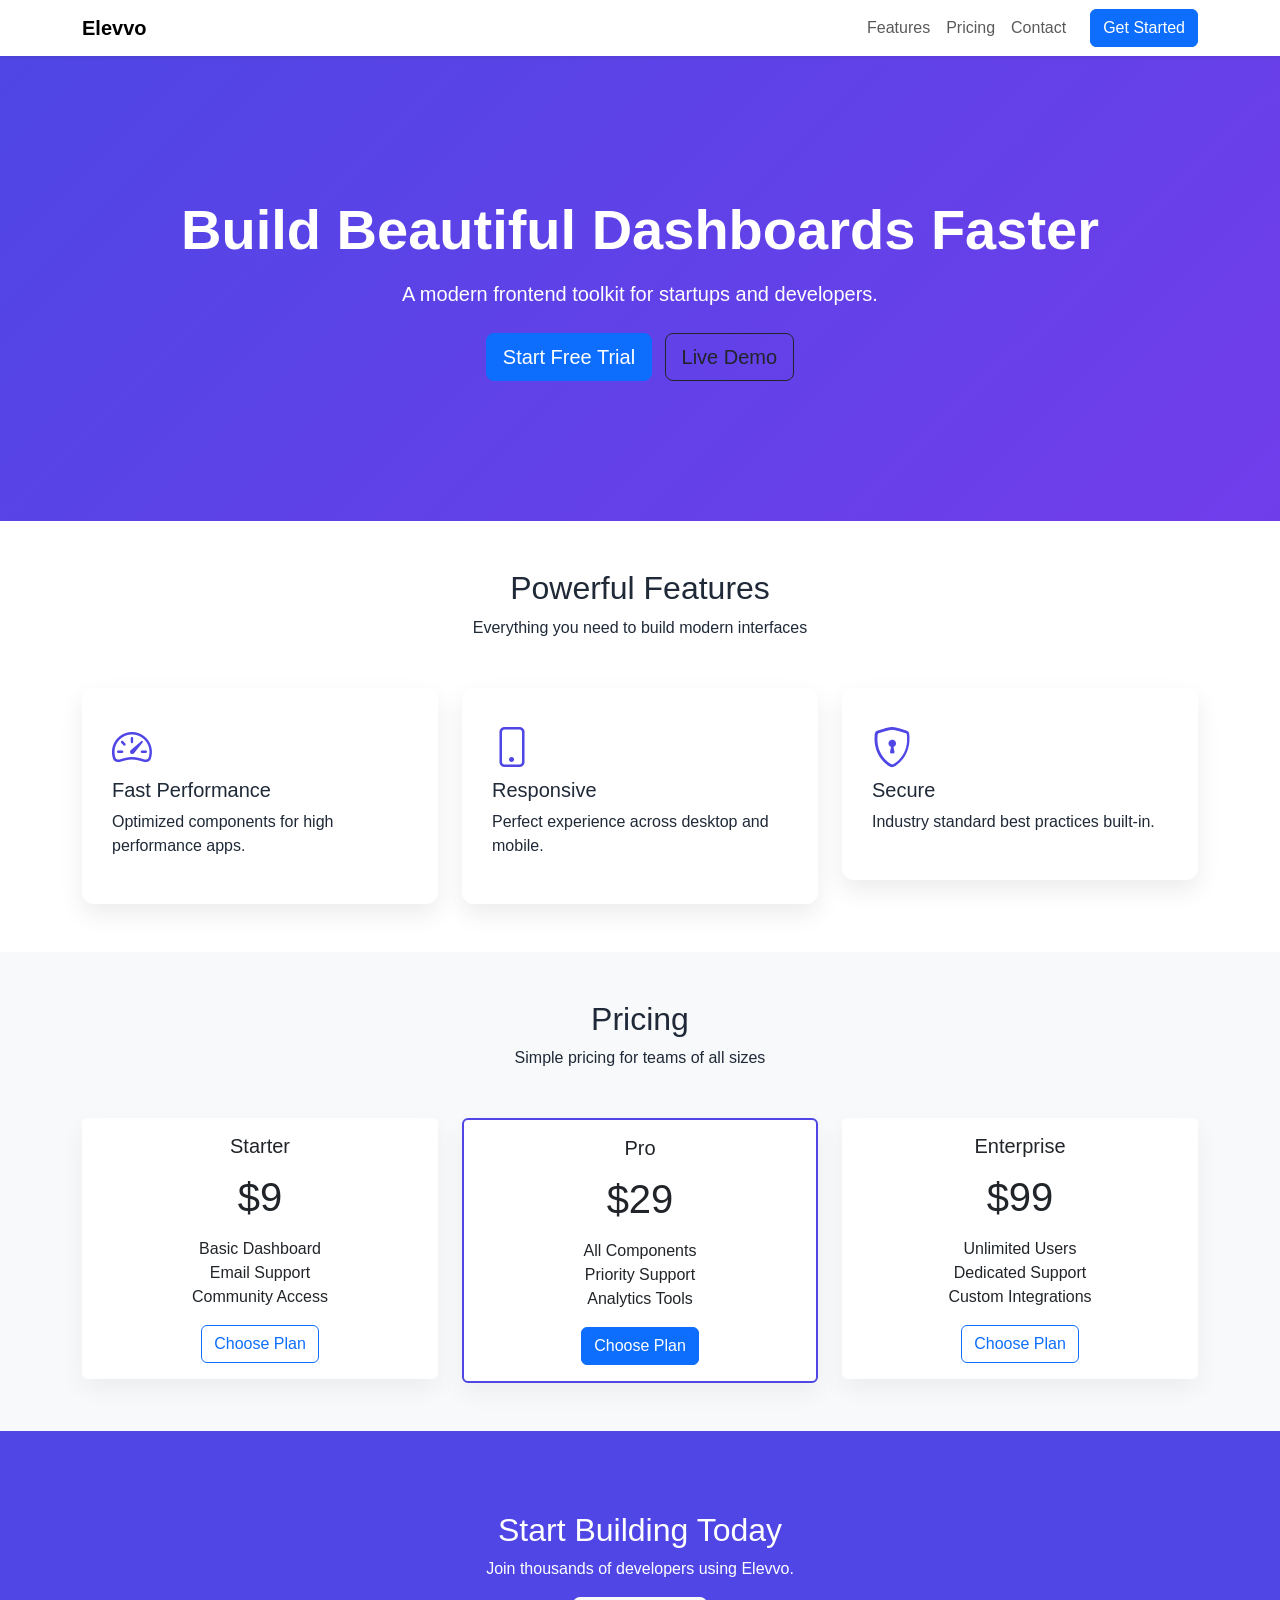
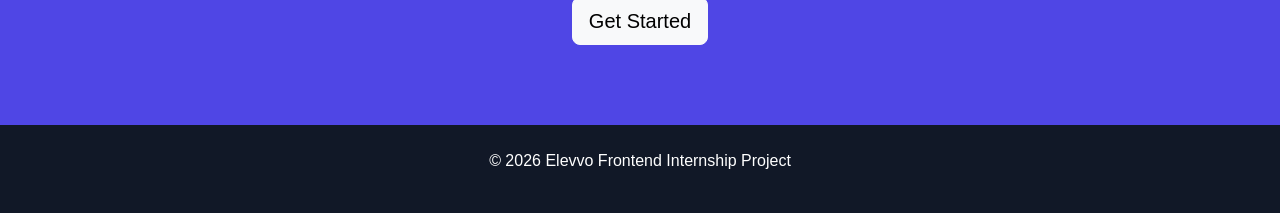
<file: 03-landing-page/index.html>
<!DOCTYPE html>
<html lang="en">
<head>
<meta charset="UTF-8">
<meta name="viewport" content="width=device-width, initial-scale=1.0">

<title>Elevvo Landing Page</title>

<link href="https://cdn.jsdelivr.net/npm/bootstrap@5.3.3/dist/css/bootstrap.min.css" rel="stylesheet">
<link href="https://cdn.jsdelivr.net/npm/bootstrap-icons/font/bootstrap-icons.css" rel="stylesheet">

<link rel="stylesheet" href="css/style.css">

</head>

<body>

<!-- Navbar -->

<nav class="navbar navbar-expand-lg bg-white shadow-sm">
<div class="container">

<a class="navbar-brand fw-bold" href="#">Elevvo</a>

<button class="navbar-toggler" data-bs-toggle="collapse" data-bs-target="#navMenu">
<span class="navbar-toggler-icon"></span>
</button>

<div class="collapse navbar-collapse" id="navMenu">

<ul class="navbar-nav ms-auto">
<li class="nav-item"><a class="nav-link" href="#">Features</a></li>
<li class="nav-item"><a class="nav-link" href="#">Pricing</a></li>
<li class="nav-item"><a class="nav-link" href="#">Contact</a></li>
</ul>

<a class="btn btn-primary ms-3">Get Started</a>

</div>

</div>
</nav>

<!-- Hero Section -->

<section class="hero text-center">

<div class="container">

<h1 class="display-4 fw-bold">
Build Beautiful Dashboards Faster
</h1>

<p class="lead mt-3">
A modern frontend toolkit for startups and developers.
</p>

<div class="mt-4">
<a class="btn btn-primary btn-lg me-2">Start Free Trial</a>
<a class="btn btn-outline-dark btn-lg">Live Demo</a>
</div>

</div>

</section>

<!-- Features -->

<section class="features py-5">

<div class="container">

<div class="text-center mb-5">
<h2>Powerful Features</h2>
<p>Everything you need to build modern interfaces</p>
</div>

<div class="row g-4">

<div class="col-md-4">
<div class="feature-card">
<i class="bi bi-speedometer2"></i>
<h5>Fast Performance</h5>
<p>Optimized components for high performance apps.</p>
</div>
</div>

<div class="col-md-4">
<div class="feature-card">
<i class="bi bi-phone"></i>
<h5>Responsive</h5>
<p>Perfect experience across desktop and mobile.</p>
</div>
</div>

<div class="col-md-4">
<div class="feature-card">
<i class="bi bi-shield-lock"></i>
<h5>Secure</h5>
<p>Industry standard best practices built-in.</p>
</div>
</div>

</div>

</div>

</section>

<!-- Pricing -->

<section class="pricing py-5 bg-light">

<div class="container">

<div class="text-center mb-5">
<h2>Pricing</h2>
<p>Simple pricing for teams of all sizes</p>
</div>

<div class="row g-4">

<div class="col-md-4">

<div class="card pricing-card text-center">

<div class="card-body">

<h5>Starter</h5>

<h2 class="price">$9</h2>

<ul class="list-unstyled my-3">
<li>Basic Dashboard</li>
<li>Email Support</li>
<li>Community Access</li>
</ul>

<button class="btn btn-outline-primary">Choose Plan</button>

</div>

</div>

</div>

<div class="col-md-4">

<div class="card pricing-card popular text-center">

<div class="card-body">

<h5>Pro</h5>

<h2 class="price">$29</h2>

<ul class="list-unstyled my-3">
<li>All Components</li>
<li>Priority Support</li>
<li>Analytics Tools</li>
</ul>

<button class="btn btn-primary">Choose Plan</button>

</div>

</div>

</div>

<div class="col-md-4">

<div class="card pricing-card text-center">

<div class="card-body">

<h5>Enterprise</h5>

<h2 class="price">$99</h2>

<ul class="list-unstyled my-3">
<li>Unlimited Users</li>
<li>Dedicated Support</li>
<li>Custom Integrations</li>
</ul>

<button class="btn btn-outline-primary">Choose Plan</button>

</div>

</div>

</div>

</div>

</div>

</section>

<!-- CTA -->

<section class="cta text-center">

<div class="container">

<h2>Start Building Today</h2>

<p>Join thousands of developers using Elevvo.</p>

<button class="btn btn-light btn-lg">Get Started</button>

</div>

</section>

<!-- Footer -->

<footer class="footer text-center py-4">

<p>© 2026 Elevvo Frontend Internship Project</p>

</footer>

<script src="js/script.js"></script>

</body>
</html>
</file>
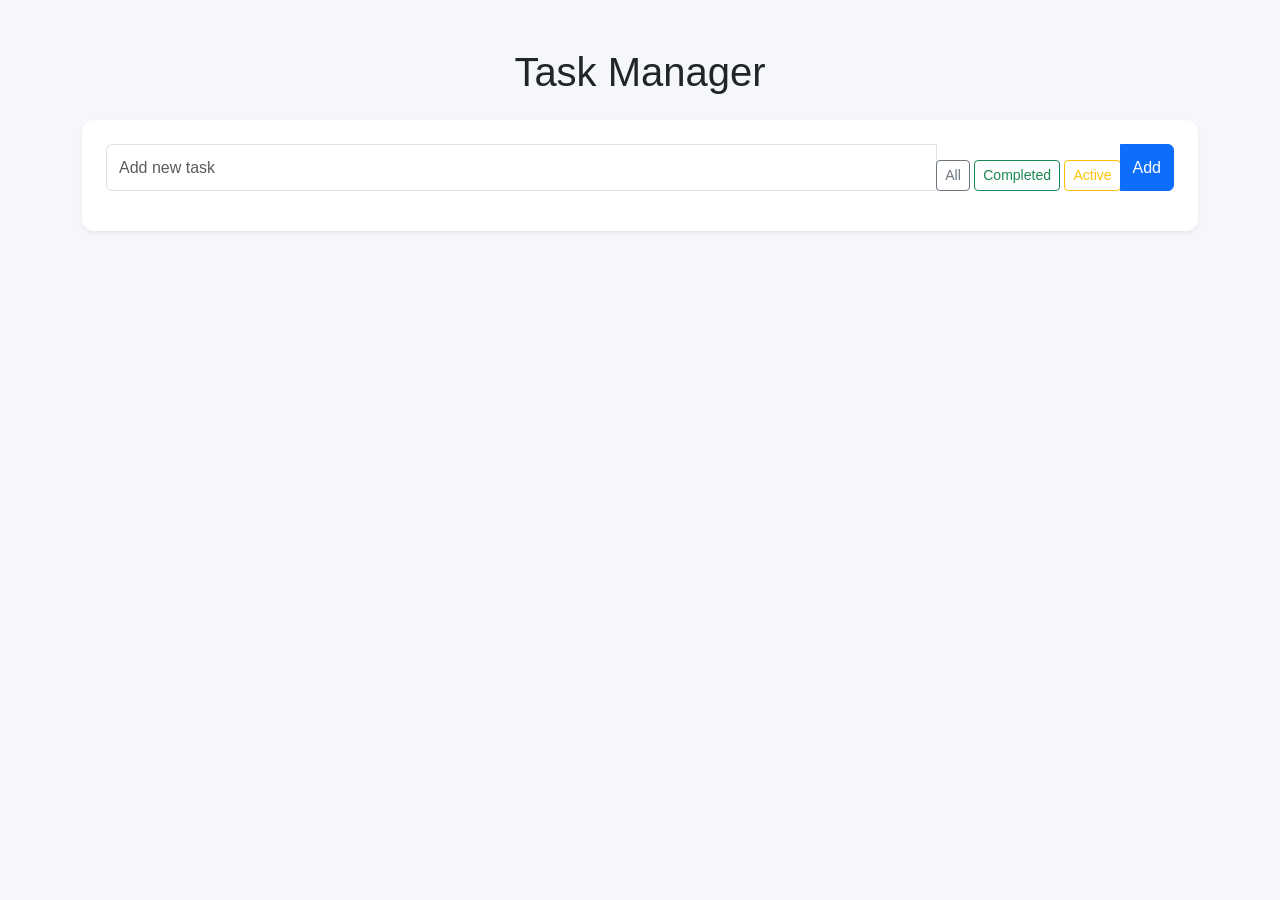
<file: 04-task-manager/index.html>
<!DOCTYPE html>
<html lang="en">
<head>

<meta charset="UTF-8">
<meta name="viewport" content="width=device-width, initial-scale=1.0">

<title>Task Manager</title>

<link href="https://cdn.jsdelivr.net/npm/bootstrap@5.3.3/dist/css/bootstrap.min.css" rel="stylesheet">

<link rel="stylesheet" href="css/style.css">

</head>

<body>

<div class="container py-5">

<h1 class="text-center mb-4">Task Manager</h1>

<div class="card p-4 shadow-sm">

<div class="input-group mb-3">

<input 
type="text" 
id="taskInput" 
class="form-control" 
placeholder="Add new task">

<div class="mt-3">
<button class="btn btn-outline-secondary btn-sm" onclick="filterTasks('all')">All</button>
<button class="btn btn-outline-success btn-sm" onclick="filterTasks('completed')">Completed</button>
<button class="btn btn-outline-warning btn-sm" onclick="filterTasks('active')">Active</button>
</div>

<button class="btn btn-primary" id="addTask">
Add
</button>

</div>

<ul id="taskList" class="list-group"></ul>

</div>

</div>

<script src="js/script.js"></script>

</body>
</html>
</file>
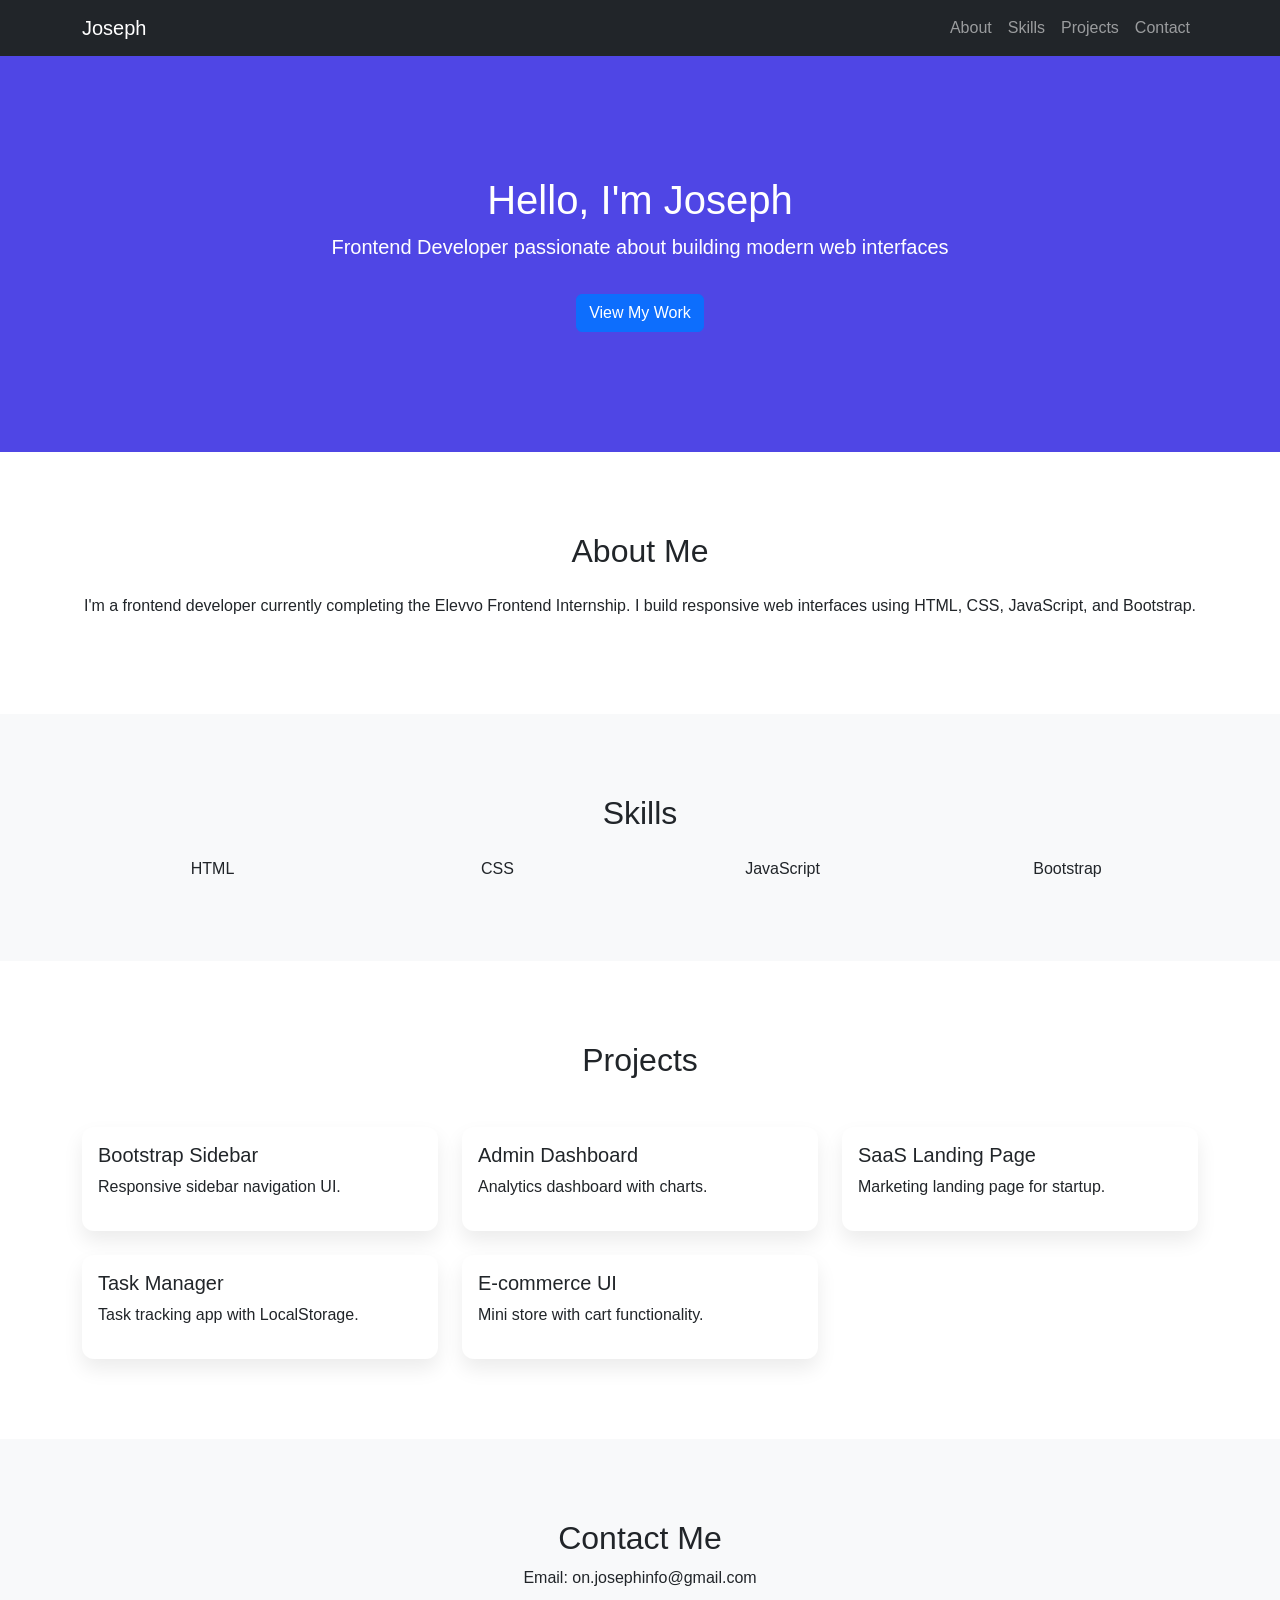
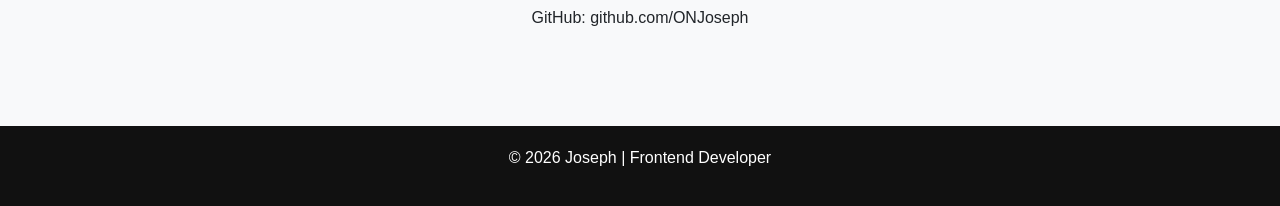
<file: 06-portfolio-website/index.html>
<!DOCTYPE html>
<html lang="en">

<head>

<meta charset="UTF-8">
<meta name="viewport" content="width=device-width, initial-scale=1.0">

<title>Joseph | Frontend Developer</title>

<link href="https://cdn.jsdelivr.net/npm/bootstrap@5.3.3/dist/css/bootstrap.min.css" rel="stylesheet">
<link rel="stylesheet" href="css/style.css">

</head>

<body>

<!-- Navbar -->

<nav class="navbar navbar-expand-lg navbar-dark bg-dark">

<div class="container">

<a class="navbar-brand">Joseph</a>

<button class="navbar-toggler" data-bs-toggle="collapse" data-bs-target="#navMenu">
<span class="navbar-toggler-icon"></span>
</button>

<div class="collapse navbar-collapse" id="navMenu">

<ul class="navbar-nav ms-auto">

<li class="nav-item"><a class="nav-link" href="#about">About</a></li>
<li class="nav-item"><a class="nav-link" href="#skills">Skills</a></li>
<li class="nav-item"><a class="nav-link" href="#projects">Projects</a></li>
<li class="nav-item"><a class="nav-link" href="#contact">Contact</a></li>

</ul>

</div>

</div>

</nav>


<!-- Hero -->

<section class="hero text-center">

<div class="container">

<h1>Hello, I'm Joseph</h1>

<p class="lead">
Frontend Developer passionate about building modern web interfaces
</p>

<a href="#projects" class="btn btn-primary mt-3">View My Work</a>

</div>

</section>


<!-- About -->

<section id="about" class="section">

<div class="container">

<h2 class="text-center mb-4">About Me</h2>

<p class="text-center">

I'm a frontend developer currently completing the Elevvo Frontend Internship.
I build responsive web interfaces using HTML, CSS, JavaScript, and Bootstrap.

</p>

</div>

</section>


<!-- Skills -->

<section id="skills" class="section bg-light">

<div class="container">

<h2 class="text-center mb-4">Skills</h2>

<div class="row text-center">

<div class="col-md-3">HTML</div>
<div class="col-md-3">CSS</div>
<div class="col-md-3">JavaScript</div>
<div class="col-md-3">Bootstrap</div>

</div>

</div>

</section>


<!-- Projects -->

<section id="projects" class="section">

<div class="container">

<h2 class="text-center mb-5">Projects</h2>

<div class="row g-4">

<div class="col-md-4">

<div class="card">

<div class="card-body">

<h5>Bootstrap Sidebar</h5>
<p>Responsive sidebar navigation UI.</p>

</div>

</div>

</div>

<div class="col-md-4">

<div class="card">

<div class="card-body">

<h5>Admin Dashboard</h5>
<p>Analytics dashboard with charts.</p>

</div>

</div>

</div>

<div class="col-md-4">

<div class="card">

<div class="card-body">

<h5>SaaS Landing Page</h5>
<p>Marketing landing page for startup.</p>

</div>

</div>

</div>

<div class="col-md-4">

<div class="card">

<div class="card-body">

<h5>Task Manager</h5>
<p>Task tracking app with LocalStorage.</p>

</div>

</div>

</div>

<div class="col-md-4">

<div class="card">

<div class="card-body">

<h5>E-commerce UI</h5>
<p>Mini store with cart functionality.</p>

</div>

</div>

</div>

</div>

</div>

</section>


<!-- Contact -->

<section id="contact" class="section bg-light">

<div class="container text-center">

<h2>Contact Me</h2>

<p>Email: on.josephinfo@gmail.com</p>

<p>GitHub: github.com/ONJoseph</p>

</div>

</section>


<!-- Footer -->

<footer class="footer text-center">

<p>© 2026 Joseph | Frontend Developer</p>

</footer>

<script src="js/script.js"></script>

</body>
</html>
</file>
<file: 03-landing-page/css/style.css>
body{
font-family:Arial, sans-serif;
color:#1f2937;
}

.hero{
padding:140px 0;
color:white;
background:linear-gradient(-45deg,#4f46e5,#6366f1,#7c3aed,#4f46e5);
background-size:400% 400%;
animation:gradientMove 10s ease infinite;
}

@keyframes gradientMove{
0%{background-position:0% 50%;}
50%{background-position:100% 50%;}
100%{background-position:0% 50%;}
}

.product-preview{
background:white;
}

.dashboard-img{
border-radius:12px;
box-shadow:0 25px 50px rgba(0,0,0,0.15);
transition:0.4s;
}

.dashboard-img:hover{
transform:scale(1.03);
}
.features i{
font-size:40px;
color:#4f46e5;
margin-bottom:15px;
}

.feature-card{
padding:30px;
border-radius:12px;
background:rgba(255,255,255,0.6);
backdrop-filter:blur(10px);
box-shadow:0 10px 25px rgba(0,0,0,0.08);
transition:all 0.3s ease;
}

.feature-card:hover{
transform:translateY(-10px);
box-shadow:0 20px 40px rgba(0,0,0,0.15);
}

.pricing-card{
border:none;
box-shadow:0 10px 25px rgba(0,0,0,0.05);
}

.popular{
border:2px solid #4f46e5;
}

.price{
font-size:40px;
margin:15px 0;
}

.cta{
padding:80px 0;
background:#4f46e5;
color:white;
}

.footer{
background:#111827;
color:white;
}
</file>
<file: 04-task-manager/css/style.css>
body{
background:#f5f7fb;
font-family:Arial, sans-serif;
}

.card{
border:none;
border-radius:12px;
}

.list-group-item{
display:flex;
justify-content:space-between;
align-items:center;
}

.completed{
text-decoration:line-through;
opacity:0.6;
}
</file>
<file: 06-portfolio-website/css/style.css>
body{
font-family:Arial, sans-serif;
}

.hero{
padding:120px 0;
background:#4f46e5;
color:white;
}

.section{
padding:80px 0;
}

.card{
border:none;
border-radius:12px;
box-shadow:0 10px 20px rgba(0,0,0,0.08);
transition:0.3s;
}

.card:hover{
transform:translateY(-5px);
}

.footer{
padding:20px;
background:#111;
color:white;
}
</file>
